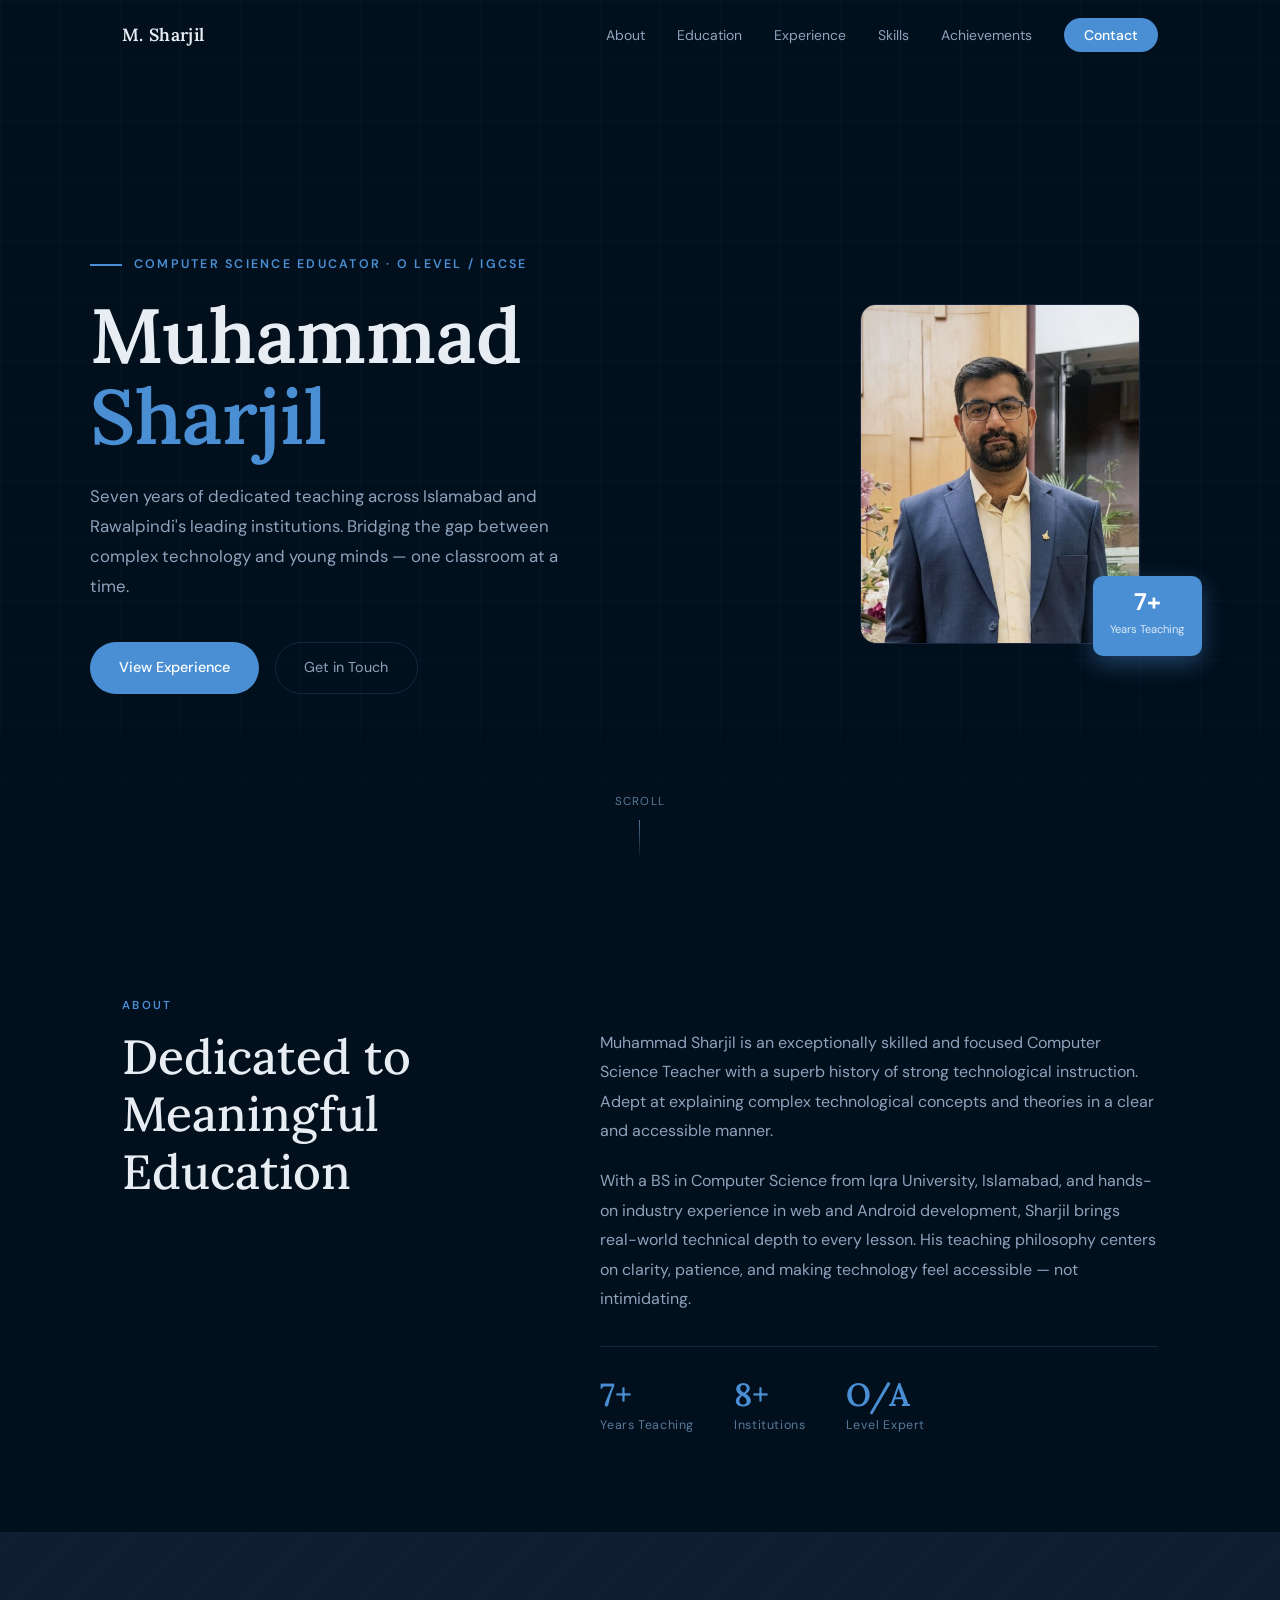
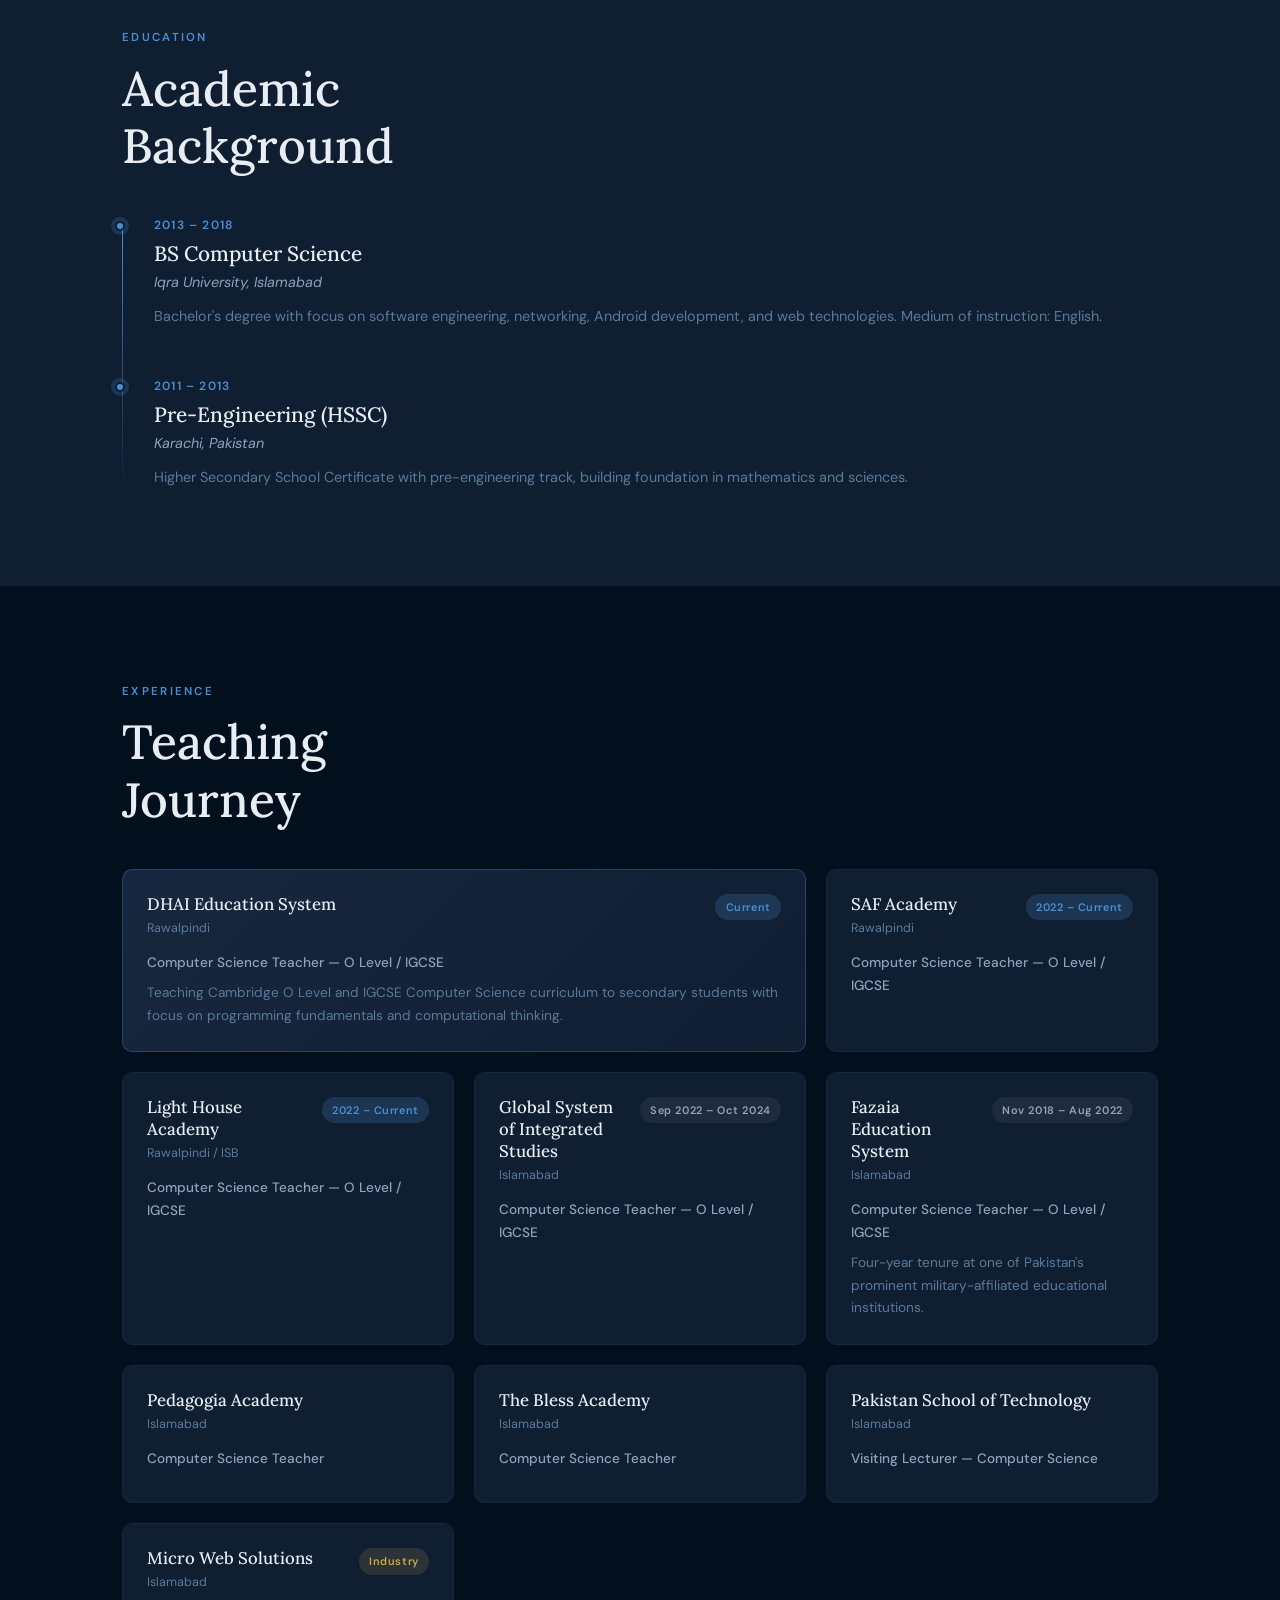
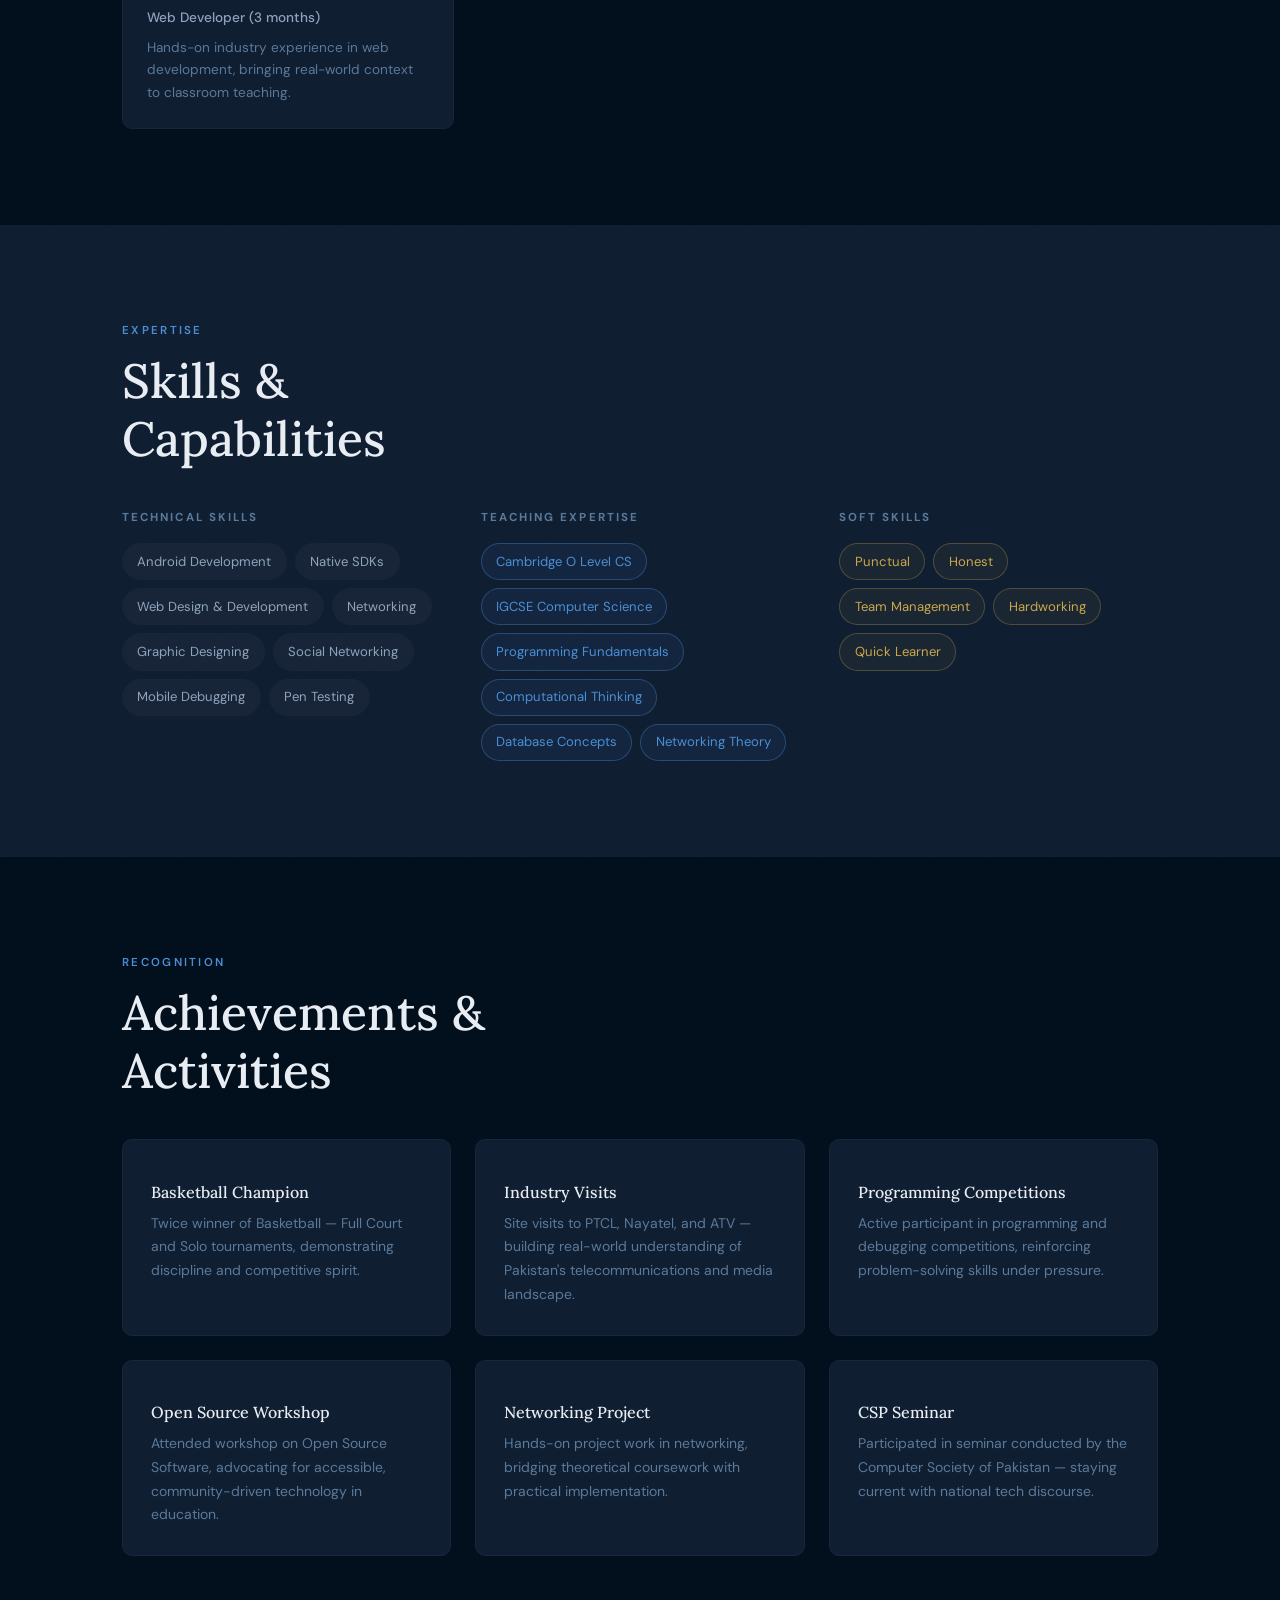
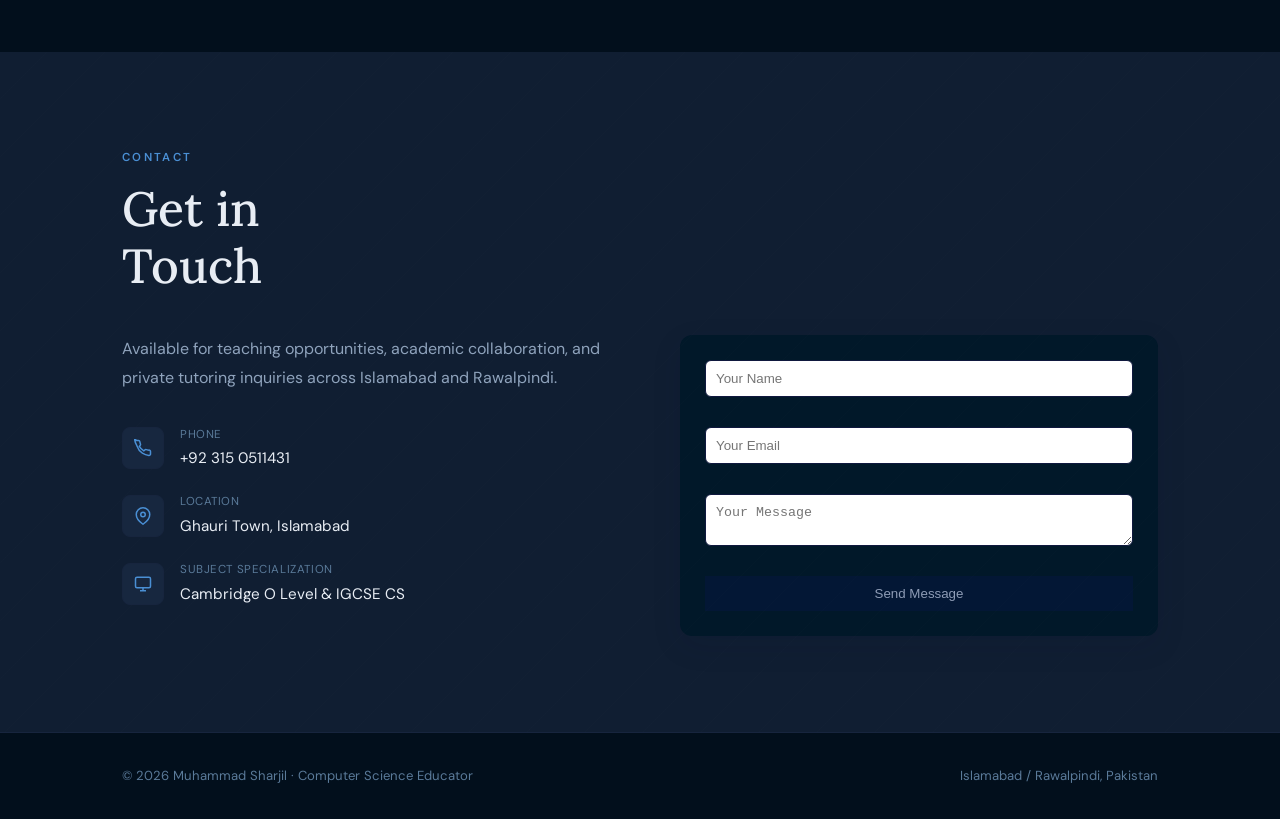
<file: index.html>
<!DOCTYPE html>
<html lang="en">
<head>
  <meta charset="UTF-8" />
  <meta name="viewport" content="width=device-width, initial-scale=1.0"/>
  <title>Muhammad Sharjil</title>
  <link rel="icon" href="logo.png?v=2">
  <link rel="stylesheet" href="style.css" />
  <link rel="preconnect" href="https://fonts.googleapis.com">
  <link rel="preconnect" href="https://fonts.gstatic.com" crossorigin>
  <link href="https://fonts.googleapis.com/css2?family=Lora:ital,wght@0,400;0,500;0,600;1,400&family=DM+Sans:wght@300;400;500;600&display=swap" rel="stylesheet">
</head>
<body>

  <!-- NAV -->
  <nav id="navbar">
    <div class="nav-inner">
      <a href="#hero" class="nav-logo">M. Sharjil</a>
      <button class="hamburger" id="hamburger" aria-label="Menu">
        <span></span><span></span><span></span>
      </button>
      <ul class="nav-links" id="nav-links">
        <li><a href="#about">About</a></li>
        <li><a href="#education">Education</a></li>
        <li><a href="#experience">Experience</a></li>
        <li><a href="#skills">Skills</a></li>
        <li><a href="#achievements">Achievements</a></li>
        <li><a href="#contact" class="nav-cta">Contact</a></li>
      </ul>
    </div>
  </nav>

  <!-- HERO -->
  <section id="hero">
    <div class="hero-bg-grid"></div>
    <div class="hero-inner">
      <div class="hero-text">
        <p class="hero-tag reveal">Computer Science Educator · O Level / IGCSE</p>
        <h1 class="hero-name reveal">Muhammad<br><span>Sharjil</span></h1>
        <p class="hero-sub reveal">
          Seven years of dedicated teaching across Islamabad and Rawalpindi's leading institutions. Bridging the gap between complex technology and young minds — one classroom at a time.
        </p>
        <div class="hero-actions reveal">
          <a href="#experience" class="btn-primary">View Experience</a>
          <a href="#contact" class="btn-ghost">Get in Touch</a>
        </div>
      </div>
      <div class="hero-photo reveal">
        <div class="photo-frame">
          <img src="images/profile.jpg" alt="Muhammad Sharjil" class="hero-img" />
        </div>
        <div class="photo-badge">
          <strong>7+</strong>
          <span>Years Teaching</span>
        </div>
      </div>
    </div>
    <div class="hero-scroll-hint">
      <span>Scroll</span>
      <div class="scroll-line"></div>
    </div>
  </section>

  <!-- ABOUT -->
  <section id="about" class="section">
    <div class="container">
      <div class="section-label reveal">About</div>
      <div class="about-grid">
        <div class="about-left reveal">
          <h2 class="section-title">Dedicated to<br>Meaningful Education</h2>
        </div>
        <div class="about-right reveal">
          <p class="about-bio">
            Muhammad Sharjil is an exceptionally skilled and focused Computer Science Teacher with a superb history of strong technological instruction. Adept at explaining complex technological concepts and theories in a clear and accessible manner.
          </p>
          <p class="about-bio">
            With a BS in Computer Science from Iqra University, Islamabad, and hands-on industry experience in web and Android development, Sharjil brings real-world technical depth to every lesson. His teaching philosophy centers on clarity, patience, and making technology feel accessible — not intimidating.
          </p>
          <div class="about-stats">
            <div class="stat">
              <strong>7+</strong>
              <span>Years Teaching</span>
            </div>
            <div class="stat">
              <strong>8+</strong>
              <span>Institutions</span>
            </div>
            <div class="stat">
              <strong>O/A</strong>
              <span>Level Expert</span>
            </div>
          </div>
        </div>
      </div>
    </div>
  </section>

  <!-- EDUCATION -->
  <section id="education" class="section section-dark">
    <div class="container">
      <div class="section-label reveal">Education</div>
      <h2 class="section-title reveal">Academic<br>Background</h2>
      <div class="timeline">
        <div class="timeline-item reveal">
          <div class="timeline-dot"></div>
          <div class="timeline-content">
            <span class="timeline-year">2013 – 2018</span>
            <h3>BS Computer Science</h3>
            <p class="timeline-inst">Iqra University, Islamabad</p>
            <p class="timeline-desc">Bachelor's degree with focus on software engineering, networking, Android development, and web technologies. Medium of instruction: English.</p>
          </div>
        </div>
        <div class="timeline-item reveal">
          <div class="timeline-dot"></div>
          <div class="timeline-content">
            <span class="timeline-year">2011 – 2013</span>
            <h3>Pre-Engineering (HSSC)</h3>
            <p class="timeline-inst">Karachi, Pakistan</p>
            <p class="timeline-desc">Higher Secondary School Certificate with pre-engineering track, building foundation in mathematics and sciences.</p>
          </div>
        </div>
      </div>
    </div>
  </section>

  <!-- EXPERIENCE -->
  <section id="experience" class="section">
    <div class="container">
      <div class="section-label reveal">Experience</div>
      <h2 class="section-title reveal">Teaching<br>Journey</h2>
      <div class="experience-grid">

        <div class="exp-card reveal featured">
          <div class="exp-header">
            <div>
              <h3>DHAI Education System</h3>
              <p class="exp-loc">Rawalpindi</p>
            </div>
            <span class="exp-badge current">Current</span>
          </div>
          <p class="exp-role">Computer Science Teacher — O Level / IGCSE</p>
          <p class="exp-desc">Teaching Cambridge O Level and IGCSE Computer Science curriculum to secondary students with focus on programming fundamentals and computational thinking.</p>
        </div>

        <div class="exp-card reveal">
          <div class="exp-header">
            <div>
              <h3>SAF Academy</h3>
              <p class="exp-loc">Rawalpindi</p>
            </div>
            <span class="exp-badge current">2022 – Current</span>
          </div>
          <p class="exp-role">Computer Science Teacher — O Level / IGCSE</p>
        </div>

        <div class="exp-card reveal">
          <div class="exp-header">
            <div>
              <h3>Light House Academy</h3>
              <p class="exp-loc">Rawalpindi / ISB</p>
            </div>
            <span class="exp-badge current">2022 – Current</span>
          </div>
          <p class="exp-role">Computer Science Teacher — O Level / IGCSE</p>
        </div>

        <div class="exp-card reveal">
          <div class="exp-header">
            <div>
              <h3>Global System of Integrated Studies</h3>
              <p class="exp-loc">Islamabad</p>
            </div>
            <span class="exp-badge past">Sep 2022 – Oct 2024</span>
          </div>
          <p class="exp-role">Computer Science Teacher — O Level / IGCSE</p>
        </div>

        <div class="exp-card reveal">
          <div class="exp-header">
            <div>
              <h3>Fazaia Education System</h3>
              <p class="exp-loc">Islamabad</p>
            </div>
            <span class="exp-badge past">Nov 2018 – Aug 2022</span>
          </div>
          <p class="exp-role">Computer Science Teacher — O Level / IGCSE</p>
          <p class="exp-desc">Four-year tenure at one of Pakistan's prominent military-affiliated educational institutions.</p>
        </div>

        <div class="exp-card reveal">
          <div class="exp-header">
            <div>
              <h3>Pedagogia Academy</h3>
              <p class="exp-loc">Islamabad</p>
            </div>
          </div>
          <p class="exp-role">Computer Science Teacher</p>
        </div>

        <div class="exp-card reveal">
          <div class="exp-header">
            <div>
              <h3>The Bless Academy</h3>
              <p class="exp-loc">Islamabad</p>
            </div>
          </div>
          <p class="exp-role">Computer Science Teacher</p>
        </div>

        <div class="exp-card reveal">
          <div class="exp-header">
            <div>
              <h3>Pakistan School of Technology</h3>
              <p class="exp-loc">Islamabad</p>
            </div>
          </div>
          <p class="exp-role">Visiting Lecturer — Computer Science</p>
        </div>

        <div class="exp-card reveal">
          <div class="exp-header">
            <div>
              <h3>Micro Web Solutions</h3>
              <p class="exp-loc">Islamabad</p>
            </div>
            <span class="exp-badge industry">Industry</span>
          </div>
          <p class="exp-role">Web Developer (3 months)</p>
          <p class="exp-desc">Hands-on industry experience in web development, bringing real-world context to classroom teaching.</p>
        </div>

      </div>
    </div>
  </section>

  <!-- SKILLS -->
  <section id="skills" class="section section-dark">
    <div class="container">
      <div class="section-label reveal">Expertise</div>
      <h2 class="section-title reveal">Skills &<br>Capabilities</h2>
      <div class="skills-layout">
        <div class="skill-group reveal">
          <h4 class="skill-group-title">Technical Skills</h4>
          <div class="skill-tags">
            <span class="tag">Android Development</span>
            <span class="tag">Native SDKs</span>
            <span class="tag">Web Design & Development</span>
            <span class="tag">Networking</span>
            <span class="tag">Graphic Designing</span>
            <span class="tag">Social Networking</span>
            <span class="tag">Mobile Debugging</span>
            <span class="tag">Pen Testing</span>
          </div>
        </div>
        <div class="skill-group reveal">
          <h4 class="skill-group-title">Teaching Expertise</h4>
          <div class="skill-tags">
            <span class="tag accent">Cambridge O Level CS</span>
            <span class="tag accent">IGCSE Computer Science</span>
            <span class="tag accent">Programming Fundamentals</span>
            <span class="tag accent">Computational Thinking</span>
            <span class="tag accent">Database Concepts</span>
            <span class="tag accent">Networking Theory</span>
          </div>
        </div>
        <div class="skill-group reveal">
          <h4 class="skill-group-title">Soft Skills</h4>
          <div class="skill-tags">
            <span class="tag soft">Punctual</span>
            <span class="tag soft">Honest</span>
            <span class="tag soft">Team Management</span>
            <span class="tag soft">Hardworking</span>
            <span class="tag soft">Quick Learner</span>
          </div>
        </div>
      </div>
    </div>
  </section>

  <!-- ACHIEVEMENTS -->
  <section id="achievements" class="section">
    <div class="container">
      <div class="section-label reveal">Recognition</div>
      <h2 class="section-title reveal">Achievements &<br>Activities</h2>
      <div class="achieve-grid">
        <div class="achieve-card reveal">
          <div class="achieve-icon"></div>
          <h3>Basketball Champion</h3>
          <p>Twice winner of Basketball — Full Court and Solo tournaments, demonstrating discipline and competitive spirit.</p>
        </div>
        <div class="achieve-card reveal">
          <div class="achieve-icon"></div>
          <h3>Industry Visits</h3>
          <p>Site visits to PTCL, Nayatel, and ATV — building real-world understanding of Pakistan's telecommunications and media landscape.</p>
        </div>
        <div class="achieve-card reveal">
          <div class="achieve-icon"></div>
          <h3>Programming Competitions</h3>
          <p>Active participant in programming and debugging competitions, reinforcing problem-solving skills under pressure.</p>
        </div>
        <div class="achieve-card reveal">
          <div class="achieve-icon"></div>
          <h3>Open Source Workshop</h3>
          <p>Attended workshop on Open Source Software, advocating for accessible, community-driven technology in education.</p>
        </div>
        <div class="achieve-card reveal">
          <div class="achieve-icon"></div>
          <h3>Networking Project</h3>
          <p>Hands-on project work in networking, bridging theoretical coursework with practical implementation.</p>
        </div>
        <div class="achieve-card reveal">
          <div class="achieve-icon"></div>
          <h3>CSP Seminar</h3>
          <p>Participated in seminar conducted by the Computer Society of Pakistan — staying current with national tech discourse.</p>
        </div>
      </div>
    </div>
  </section>

  <!-- CONTACT -->
  <section id="contact" class="section section-dark">
    <div class="container">
      <div class="section-label reveal">Contact</div>
      <h2 class="section-title reveal">Get in<br>Touch</h2>
      <div class="contact-layout">
        <div class="contact-info reveal">
          <p class="contact-intro">Available for teaching opportunities, academic collaboration, and private tutoring inquiries across Islamabad and Rawalpindi.</p>
          <div class="contact-items">
            <a href="tel:+923150511431" class="contact-item">
              <div class="contact-icon">
                <svg viewBox="0 0 24 24" fill="none" stroke="currentColor" stroke-width="2"><path d="M22 16.92v3a2 2 0 01-2.18 2 19.79 19.79 0 01-8.63-3.07A19.5 19.5 0 013.95 9.18a19.79 19.79 0 01-3.07-8.67A2 2 0 012.88 2h3a2 2 0 012 1.72c.127.96.361 1.903.7 2.81a2 2 0 01-.45 2.11L7.09 9.91a16 16 0 006 6l1.27-1.27a2 2 0 012.11-.45c.907.339 1.85.573 2.81.7A2 2 0 0122 16.92z"/></svg>
              </div>
              <div>
                <span class="contact-label">Phone</span>
                <span class="contact-val">+92 315 0511431</span>
              </div>
            </a>
            <div class="contact-item">
              <div class="contact-icon">
                <svg viewBox="0 0 24 24" fill="none" stroke="currentColor" stroke-width="2"><path d="M21 10c0 7-9 13-9 13s-9-6-9-13a9 9 0 0118 0z"/><circle cx="12" cy="10" r="3"/></svg>
              </div>
              <div>
                <span class="contact-label">Location</span>
                <span class="contact-val">Ghauri Town, Islamabad</span>
              </div>
            </div>
            <div class="contact-item">
              <div class="contact-icon">
                <svg viewBox="0 0 24 24" fill="none" stroke="currentColor" stroke-width="2"><rect x="2" y="3" width="20" height="14" rx="2" ry="2"/><path d="M8 21h8m-4-4v4"/></svg>
              </div>
              <div>
                <span class="contact-label">Subject Specialization</span>
                <span class="contact-val">Cambridge O Level & IGCSE CS</span>
              </div>
            </div>
          </div>
        </div>
        <form id="contactForm" class="contact-form" action="https://formspree.io/f/xpqepopj" method="POST">

  <input type="text" name="name" placeholder="Your Name" required />
  <input type="email" name="email" placeholder="Your Email" required />
  <textarea name="message" placeholder="Your Message" required></textarea>

  <button type="submit">Send Message</button>

</form>
<div id="successMessage" class="success-message">
  <div class="success-icon">✓</div>
  <h3>Email Sent Successfully</h3>
  <p>Thank you for reaching out. I'll get back to you soon.</p>
</div>
        </div>
      </div>
    </div>
  </section>

  <!-- FOOTER -->
  <footer>
    <div class="container footer-inner">
      <p>© 2026 Muhammad Sharjil · Computer Science Educator</p>
      <p class="footer-loc">Islamabad / Rawalpindi, Pakistan</p>
    </div>
  </footer>

  <script src="script.js"></script>
</body>
</html>
</file>
<file: style.css>
/* =========================================
   VARIABLES & RESET
========================================= */
:root {
  --navy: #020f1c;
  --navy-mid: #101e32;
  --navy-light: #17273f;
  --navy-border: #17253e;
  --accent: #4a8fd4;
  --accent-soft: #3a7fc1;
  --accent-glow: rgba(74, 143, 212, 0.15);
  --gold: #c9a84c;
  --text-primary: #e8edf4;
  --text-secondary: #8fa3bc;
  --text-muted: #5a7a99;
  --white: #ffffff;
  --font-display: 'Lora', Georgia, serif;
  --font-body: 'DM Sans', -apple-system, sans-serif;
  --radius: 10px;
  --transition: 0.35s cubic-bezier(0.4, 0, 0.2, 1);
}

*, *::before, *::after {
  box-sizing: border-box;
  margin: 0;
  padding: 0;
}

html {
  scroll-behavior: smooth;
  font-size: 16px;
}

body {
  background: var(--navy);
  color: var(--text-primary);
  font-family: var(--font-body);
  line-height: 1.7;
  overflow-x: hidden;
}

a { text-decoration: none; color: inherit; }
ul { list-style: none; }
img { max-width: 100%; }

/* =========================================
   TYPOGRAPHY
========================================= */
h1, h2, h3 { font-family: var(--font-display); font-weight: 500; line-height: 1.2; }

.section-title {
  font-size: clamp(2rem, 4vw, 3rem);
  color: var(--text-primary);
  margin-bottom: 2.5rem;
}

.section-label {
  font-family: var(--font-body);
  font-size: 0.72rem;
  font-weight: 600;
  letter-spacing: 0.2em;
  text-transform: uppercase;
  color: var(--accent);
  margin-bottom: 0.75rem;
}

/* =========================================
   LAYOUT
========================================= */
.container {
  max-width: 1100px;
  margin: 0 auto;
  padding: 0 2rem;
}

.section {
  padding: 6rem 0;
}

.section-dark {
  background: var(--navy-mid);
  position: relative;
}

.section-dark::before {
  content: '';
  position: absolute;
  inset: 0;
  background: repeating-linear-gradient(
    -45deg,
    transparent,
    transparent 40px,
    rgba(255,255,255,0.008) 40px,
    rgba(255,255,255,0.008) 41px
  );
  pointer-events: none;
}

/* =========================================
   NAVBAR
========================================= */
#navbar {
  position: fixed;
  top: 0;
  left: 0;
  right: 0;
  z-index: 1000;
  padding: 1.25rem 0;
  transition: background var(--transition), padding var(--transition), border-bottom var(--transition);
}

#navbar.scrolled {
  background: rgba(13, 27, 42, 0.95);
  backdrop-filter: blur(12px);
  padding: 0.85rem 0;
  border-bottom: 1px solid var(--navy-border);
}

.nav-inner {
  max-width: 1100px;
  margin: 0 auto;
  padding: 0 2rem;
  display: flex;
  align-items: center;
  justify-content: space-between;
}

.nav-logo {
  font-family: var(--font-display);
  font-size: 1.1rem;
  font-weight: 600;
  color: var(--text-primary);
  letter-spacing: 0.02em;
}

.nav-links {
  display: flex;
  align-items: center;
  gap: 2rem;
}

.nav-links a {
  font-size: 0.875rem;
  font-weight: 400;
  color: var(--text-secondary);
  transition: color var(--transition);
}

.nav-links a:hover { color: var(--text-primary); }

.nav-links a.active { color: var(--accent); }

.nav-cta {
  background: var(--accent) !important;
  color: var(--white) !important;
  padding: 0.5rem 1.25rem;
  border-radius: 50px;
  font-weight: 500 !important;
  transition: background var(--transition), transform var(--transition) !important;
}

.nav-cta:hover {
  background: var(--accent-soft) !important;
  transform: translateY(-1px);
}

.hamburger {
  display: none;
  flex-direction: column;
  gap: 5px;
  background: none;
  border: none;
  cursor: pointer;
  padding: 4px;
}

.hamburger span {
  display: block;
  width: 22px;
  height: 2px;
  background: var(--text-primary);
  border-radius: 2px;
  transition: transform var(--transition), opacity var(--transition);
}

.hamburger.open span:nth-child(1) { transform: translateY(7px) rotate(45deg); }
.hamburger.open span:nth-child(2) { opacity: 0; }
.hamburger.open span:nth-child(3) { transform: translateY(-7px) rotate(-45deg); }

/* =========================================
   HERO
========================================= */
#hero {
  min-height: 100vh;
  display: flex;
  align-items: center;
  position: relative;
  overflow: hidden;
  padding: 7rem 2rem 4rem;
}

.hero-bg-grid {
  position: absolute;
  inset: 0;
  background-image:
    linear-gradient(rgba(74,143,212,0.04) 1px, transparent 1px),
    linear-gradient(90deg, rgba(74,143,212,0.04) 1px, transparent 1px);
  background-size: 60px 60px;
  pointer-events: none;
}

#hero::after {
  content: '';
  position: absolute;
  bottom: 0;
  left: 0;
  right: 0;
  height: 200px;
  background: linear-gradient(to bottom, transparent, var(--navy));
  pointer-events: none;
}

.hero-inner {
  max-width: 1100px;
  margin: 0 auto;
  width: 100%;
  display: grid;
  grid-template-columns: 1fr 380px;
  gap: 4rem;
  align-items: center;
  position: relative;
  z-index: 1;
}

.hero-tag {
  font-size: 0.78rem;
  font-weight: 600;
  letter-spacing: 0.18em;
  text-transform: uppercase;
  color: var(--accent);
  margin-bottom: 1.25rem;
  display: flex;
  align-items: center;
  gap: 0.75rem;
}

.hero-tag::before {
  content: '';
  display: inline-block;
  width: 32px;
  height: 2px;
  background: var(--accent);
}

.hero-name {
  font-size: clamp(3rem, 6vw, 5.5rem);
  font-weight: 600;
  color: var(--text-primary);
  margin-bottom: 1.5rem;
  line-height: 1.05;
}

.hero-name span {
  color: var(--accent);
  display: block;
}

.hero-sub {
  font-size: 1.05rem;
  color: var(--text-secondary);
  max-width: 500px;
  margin-bottom: 2.5rem;
  line-height: 1.8;
}

.hero-actions {
  display: flex;
  gap: 1rem;
  flex-wrap: wrap;
}

/* Photo */
.hero-photo {
  position: relative;
  display: flex;
  justify-content: center;
}

.photo-frame {
  width: 280px;
  height: 340px;
  border-radius: 16px;
  background: var(--navy-light);
  border: 1px solid var(--navy-border);
  display: flex;
  align-items: center;
  justify-content: center;
  position: relative;
  overflow: hidden;
}

.photo-frame::before {
  content: '';
  position: absolute;
  inset: 0;
  background: linear-gradient(135deg, var(--accent-glow), transparent 60%);
}

.photo-placeholder {
  display: flex;
  flex-direction: column;
  align-items: center;
  gap: 1rem;
  color: var(--text-muted);
  font-size: 0.8rem;
  letter-spacing: 0.05em;
}

.photo-placeholder svg {
  width: 80px;
  height: 80px;
}

.photo-badge {
  position: absolute;
  bottom: -12px;
  right: -12px;
  background: var(--accent);
  border-radius: 10px;
  padding: 0.9rem 1.1rem;
  text-align: center;
  box-shadow: 0 8px 24px rgba(74, 143, 212, 0.4);
}

.photo-badge strong {
  display: block;
  font-size: 1.5rem;
  font-weight: 700;
  line-height: 1;
  color: white;
}

.photo-badge span {
  font-size: 0.7rem;
  color: rgba(255,255,255,0.8);
  white-space: nowrap;
}

/* Scroll hint */
.hero-scroll-hint {
  position: absolute;
  bottom: 2.5rem;
  left: 50%;
  transform: translateX(-50%);
  display: flex;
  flex-direction: column;
  align-items: center;
  gap: 0.5rem;
  color: var(--text-muted);
  font-size: 0.72rem;
  letter-spacing: 0.1em;
  text-transform: uppercase;
  z-index: 1;
}

.scroll-line {
  width: 1px;
  height: 40px;
  background: linear-gradient(to bottom, var(--text-muted), transparent);
  animation: scrollPulse 2s ease-in-out infinite;
}

@keyframes scrollPulse {
  0%, 100% { opacity: 0.3; transform: scaleY(1); }
  50% { opacity: 1; transform: scaleY(0.7); }
}

/* =========================================
   BUTTONS
========================================= */
.btn-primary {
  display: inline-flex;
  align-items: center;
  gap: 0.5rem;
  background: var(--accent);
  color: var(--white);
  padding: 0.8rem 1.8rem;
  border-radius: 50px;
  font-size: 0.9rem;
  font-weight: 500;
  font-family: var(--font-body);
  border: none;
  cursor: pointer;
  transition: background var(--transition), transform var(--transition), box-shadow var(--transition);
}

.btn-primary:hover {
  background: var(--accent-soft);
  transform: translateY(-2px);
  box-shadow: 0 8px 24px rgba(74, 143, 212, 0.35);
}

.btn-primary.full { width: 100%; justify-content: center; border-radius: 8px; padding: 0.9rem; }

.btn-ghost {
  display: inline-flex;
  align-items: center;
  padding: 0.8rem 1.8rem;
  border-radius: 50px;
  font-size: 0.9rem;
  font-weight: 400;
  border: 1px solid var(--navy-border);
  color: var(--text-secondary);
  transition: border-color var(--transition), color var(--transition), transform var(--transition);
}

.btn-ghost:hover {
  border-color: var(--accent);
  color: var(--accent);
  transform: translateY(-2px);
}

/* =========================================
   ABOUT
========================================= */
.about-grid {
  display: grid;
  grid-template-columns: 1fr 1.4fr;
  gap: 5rem;
  align-items: start;
}

.about-bio {
  color: var(--text-secondary);
  margin-bottom: 1.25rem;
  font-size: 1rem;
  line-height: 1.85;
}

.about-stats {
  display: flex;
  gap: 2.5rem;
  margin-top: 2rem;
  padding-top: 2rem;
  border-top: 1px solid var(--navy-border);
}

.stat strong {
  display: block;
  font-family: var(--font-display);
  font-size: 2rem;
  font-weight: 600;
  color: var(--accent);
  line-height: 1;
}

.stat span {
  font-size: 0.78rem;
  color: var(--text-muted);
  letter-spacing: 0.05em;
  margin-top: 0.25rem;
  display: block;
}

/* =========================================
   TIMELINE (Education)
========================================= */
.timeline {
  position: relative;
  padding-left: 2rem;
  margin-top: 1rem;
}

.timeline::before {
  content: '';
  position: absolute;
  left: 0;
  top: 8px;
  bottom: 0;
  width: 1px;
  background: linear-gradient(to bottom, var(--accent), transparent);
}

.timeline-item {
  position: relative;
  margin-bottom: 3rem;
}

.timeline-item:last-child { margin-bottom: 0; }

.timeline-dot {
  position: absolute;
  left: -2.45rem;
  top: 6px;
  width: 10px;
  height: 10px;
  background: var(--accent);
  border-radius: 50%;
  border: 2px solid var(--navy-mid);
  box-shadow: 0 0 0 4px rgba(74,143,212,0.2);
}

.timeline-year {
  font-size: 0.75rem;
  font-weight: 600;
  letter-spacing: 0.1em;
  text-transform: uppercase;
  color: var(--accent);
  display: block;
  margin-bottom: 0.4rem;
}

.timeline-content h3 {
  font-size: 1.3rem;
  margin-bottom: 0.2rem;
}

.timeline-inst {
  font-size: 0.9rem;
  color: var(--text-secondary);
  font-style: italic;
  margin-bottom: 0.6rem;
}

.timeline-desc {
  font-size: 0.9rem;
  color: var(--text-muted);
  line-height: 1.7;
}

/* =========================================
   EXPERIENCE
========================================= */
.experience-grid {
  display: grid;
  grid-template-columns: repeat(auto-fill, minmax(300px, 1fr));
  gap: 1.25rem;
  margin-top: 1rem;
}

.exp-card {
  background: var(--navy-mid);
  border: 1px solid var(--navy-border);
  border-radius: var(--radius);
  padding: 1.5rem;
  transition: transform var(--transition), border-color var(--transition), box-shadow var(--transition);
}

.exp-card:hover {
  transform: translateY(-3px);
  border-color: rgba(74,143,212,0.4);
  box-shadow: 0 8px 32px rgba(0,0,0,0.3);
}

.exp-card.featured {
  grid-column: span 2;
  background: linear-gradient(135deg, var(--navy-light), var(--navy-mid));
  border-color: rgba(74,143,212,0.3);
}

.exp-header {
  display: flex;
  justify-content: space-between;
  align-items: flex-start;
  margin-bottom: 0.75rem;
  gap: 1rem;
}

.exp-header h3 {
  font-family: var(--font-display);
  font-size: 1.05rem;
  line-height: 1.3;
}

.exp-loc {
  font-size: 0.78rem;
  color: var(--text-muted);
  margin-top: 0.15rem;
}

.exp-badge {
  font-size: 0.68rem;
  font-weight: 600;
  letter-spacing: 0.05em;
  padding: 0.25rem 0.65rem;
  border-radius: 50px;
  white-space: nowrap;
  flex-shrink: 0;
}

.exp-badge.current { background: rgba(74,143,212,0.2); color: var(--accent); }
.exp-badge.past { background: rgba(255,255,255,0.06); color: var(--text-secondary); }
.exp-badge.industry { background: rgba(201,168,76,0.15); color: var(--gold); }

.exp-role {
  font-size: 0.85rem;
  font-weight: 500;
  color: var(--text-secondary);
  margin-bottom: 0.5rem;
}

.exp-desc {
  font-size: 0.85rem;
  color: var(--text-muted);
  line-height: 1.65;
}

/* =========================================
   SKILLS
========================================= */
.skills-layout {
  display: grid;
  grid-template-columns: repeat(auto-fit, minmax(280px, 1fr));
  gap: 2.5rem;
  margin-top: 1rem;
}

.skill-group-title {
  font-family: var(--font-body);
  font-size: 0.72rem;
  font-weight: 700;
  letter-spacing: 0.18em;
  text-transform: uppercase;
  color: var(--text-muted);
  margin-bottom: 1rem;
}

.skill-tags {
  display: flex;
  flex-wrap: wrap;
  gap: 0.5rem;
}

.tag {
  font-size: 0.82rem;
  padding: 0.4rem 0.9rem;
  border-radius: 50px;
  border: 1px solid var(--navy-border);
  color: var(--text-secondary);
  background: rgba(255,255,255,0.03);
  transition: border-color var(--transition), color var(--transition), background var(--transition);
}

.tag:hover { border-color: var(--accent); color: var(--text-primary); background: var(--accent-glow); }
.tag.accent { border-color: rgba(74,143,212,0.35); color: var(--accent); background: rgba(74,143,212,0.08); }
.tag.soft { border-color: rgba(201,168,76,0.3); color: var(--gold); background: rgba(201,168,76,0.06); }

/* =========================================
   ACHIEVEMENTS
========================================= */
.achieve-grid {
  display: grid;
  grid-template-columns: repeat(auto-fill, minmax(280px, 1fr));
  gap: 1.5rem;
  margin-top: 1rem;
}

.achieve-card {
  padding: 1.75rem;
  border-radius: var(--radius);
  border: 1px solid var(--navy-border);
  background: var(--navy-mid);
  transition: transform var(--transition), border-color var(--transition);
}

.achieve-card:hover {
  transform: translateY(-3px);
  border-color: rgba(74,143,212,0.35);
}

.achieve-icon {
  font-size: 1.75rem;
  margin-bottom: 0.9rem;
  display: block;
}

.achieve-card h3 {
  font-size: 1rem;
  margin-bottom: 0.6rem;
  color: var(--text-primary);
}

.achieve-card p {
  font-size: 0.875rem;
  color: var(--text-muted);
  line-height: 1.7;
}

/* =========================================
   CONTACT
========================================= */
.contact-layout {
  display: grid;
  grid-template-columns: 1fr 1fr;
  gap: 5rem;
  margin-top: 1rem;
  align-items: start;
}

.contact-intro {
  color: var(--text-secondary);
  font-size: 1rem;
  line-height: 1.8;
  margin-bottom: 2rem;
}

.contact-items {
  display: flex;
  flex-direction: column;
  gap: 1.25rem;
}

.contact-item {
  display: flex;
  align-items: center;
  gap: 1rem;
  transition: color var(--transition);
}

.contact-item:hover .contact-val { color: var(--accent); }

.contact-icon {
  width: 42px;
  height: 42px;
  background: var(--navy-light);
  border: 1px solid var(--navy-border);
  border-radius: 8px;
  display: flex;
  align-items: center;
  justify-content: center;
  flex-shrink: 0;
}

.contact-icon svg {
  width: 18px;
  height: 18px;
  stroke: var(--accent);
}

.contact-label {
  display: block;
  font-size: 0.72rem;
  color: var(--text-muted);
  letter-spacing: 0.05em;
  text-transform: uppercase;
  margin-bottom: 0.15rem;
}

.contact-val {
  display: block;
  font-size: 0.95rem;
  color: var(--text-primary);
  transition: color var(--transition);
}

/* Form */
.contact-form {
  display: flex;
  flex-direction: column;
  gap: 1.25rem;
}

.form-group {
  display: flex;
  flex-direction: column;
  gap: 0.4rem;
}

.form-group label {
  font-size: 0.78rem;
  font-weight: 500;
  letter-spacing: 0.05em;
  text-transform: uppercase;
  color: var(--text-muted);
}

.form-group input,
.form-group textarea {
  background: var(--navy-light);
  border: 1px solid var(--navy-border);
  border-radius: 8px;
  padding: 0.8rem 1rem;
  color: var(--text-primary);
  font-family: var(--font-body);
  font-size: 0.9rem;
  transition: border-color var(--transition);
  resize: vertical;
  outline: none;
}

.form-group input::placeholder,
.form-group textarea::placeholder {
  color: var(--text-muted);
}

.form-group input:focus,
.form-group textarea:focus {
  border-color: var(--accent);
  background: rgba(30, 51, 82, 0.8);
}

/* =========================================
   FOOTER
========================================= */
footer {
  background: var(--navy);
  border-top: 1px solid var(--navy-border);
  padding: 2rem 0;
}

.footer-inner {
  display: flex;
  justify-content: space-between;
  align-items: center;
  flex-wrap: wrap;
  gap: 0.5rem;
}

footer p {
  font-size: 0.82rem;
  color: var(--text-muted);
}

/* =========================================
   SCROLL ANIMATIONS
========================================= */
.reveal {
  opacity: 0;
  transform: translateY(28px);
  transition: opacity 0.65s ease, transform 0.65s ease;
}

.reveal.visible {
  opacity: 1;
  transform: translateY(0);
}

/* stagger for sibling reveals */
.reveal:nth-child(2) { transition-delay: 0.08s; }
.reveal:nth-child(3) { transition-delay: 0.16s; }
.reveal:nth-child(4) { transition-delay: 0.24s; }

/* =========================================
   RESPONSIVE
========================================= */
@media (max-width: 900px) {
  .hero-inner {
    grid-template-columns: 1fr;
    text-align: center;
    gap: 3rem;
  }

  .hero-tag { justify-content: center; }
  .hero-sub { margin: 0 auto 2.5rem; }
  .hero-actions { justify-content: center; }
  .hero-photo { justify-content: center; }

  .about-grid {
    grid-template-columns: 1fr;
    gap: 2rem;
  }

  .exp-card.featured { grid-column: span 1; }

  .contact-layout {
    grid-template-columns: 1fr;
    gap: 3rem;
  }

  .footer-inner { flex-direction: column; text-align: center; }
}

@media (max-width: 640px) {
  .section { padding: 4rem 0; }
  .nav-links { display: none; flex-direction: column; position: fixed; top: 0; right: 0; height: 100vh; width: 70vw; background: var(--navy-mid); padding: 5rem 2rem 2rem; gap: 1.5rem; border-left: 1px solid var(--navy-border); transition: transform 0.35s ease; transform: translateX(100%); }
  .nav-links.open { display: flex; transform: translateX(0); }
  .nav-links a { font-size: 1.1rem; }
  .hamburger { display: flex; z-index: 1001; }
  .about-stats { flex-wrap: wrap; gap: 1.5rem; }
  .experience-grid { grid-template-columns: 1fr; }
  .achieve-grid { grid-template-columns: 1fr; }
  .skills-layout { grid-template-columns: 1fr; }
}
.hero-img {
  width: 100%;
  height: 100%;
  object-fit: cover;
  object-position: center;  /* IMPORTANT FIX */
  display: block;
}
.contact-form {
  background: rgb(1, 24, 41);
  padding: 25px;
  border-radius: 12px;
  box-shadow: 0 10px 30px rgba(2, 22, 60, 0.1);
}

.contact-form input,
.contact-form textarea {
  width: 100%;
  margin-bottom: 10px;
  padding: 10px;
  border: 1px solid #0f183e;
  border-radius: 6px;
}

.contact-form button {
  background: rgb(3, 23, 53);
  color: rgb(142, 156, 182);
  padding: 10px 15px;
  border: none;
  cursor: pointer;
}
.success-message {
  display: none;
  text-align: center;
  padding: 32px;
  border-radius: 20px;
  background: rgba(255,255,255,0.06);
  border: 1px solid rgba(255,255,255,0.1);
  animation: fadeUp .5s ease;
}

.success-message.show {
  display: block;
}

.success-icon {
  width: 70px;
  height: 70px;
  margin: 0 auto 20px;
  border-radius: 50%;
  display: flex;
  align-items: center;
  justify-content: center;
  font-size: 32px;
  font-weight: bold;
  background: #22c55e;
  color: white;
  animation: pop .6s ease;
}

@keyframes pop {
  0% {
    transform: scale(0);
  }
  70% {
    transform: scale(1.15);
  }
  100% {
    transform: scale(1);
  }
}

@keyframes fadeUp {
  from {
    opacity: 0;
    transform: translateY(25px);
  }
  to {
    opacity: 1;
    transform: translateY(0);
  }
}
</file>
